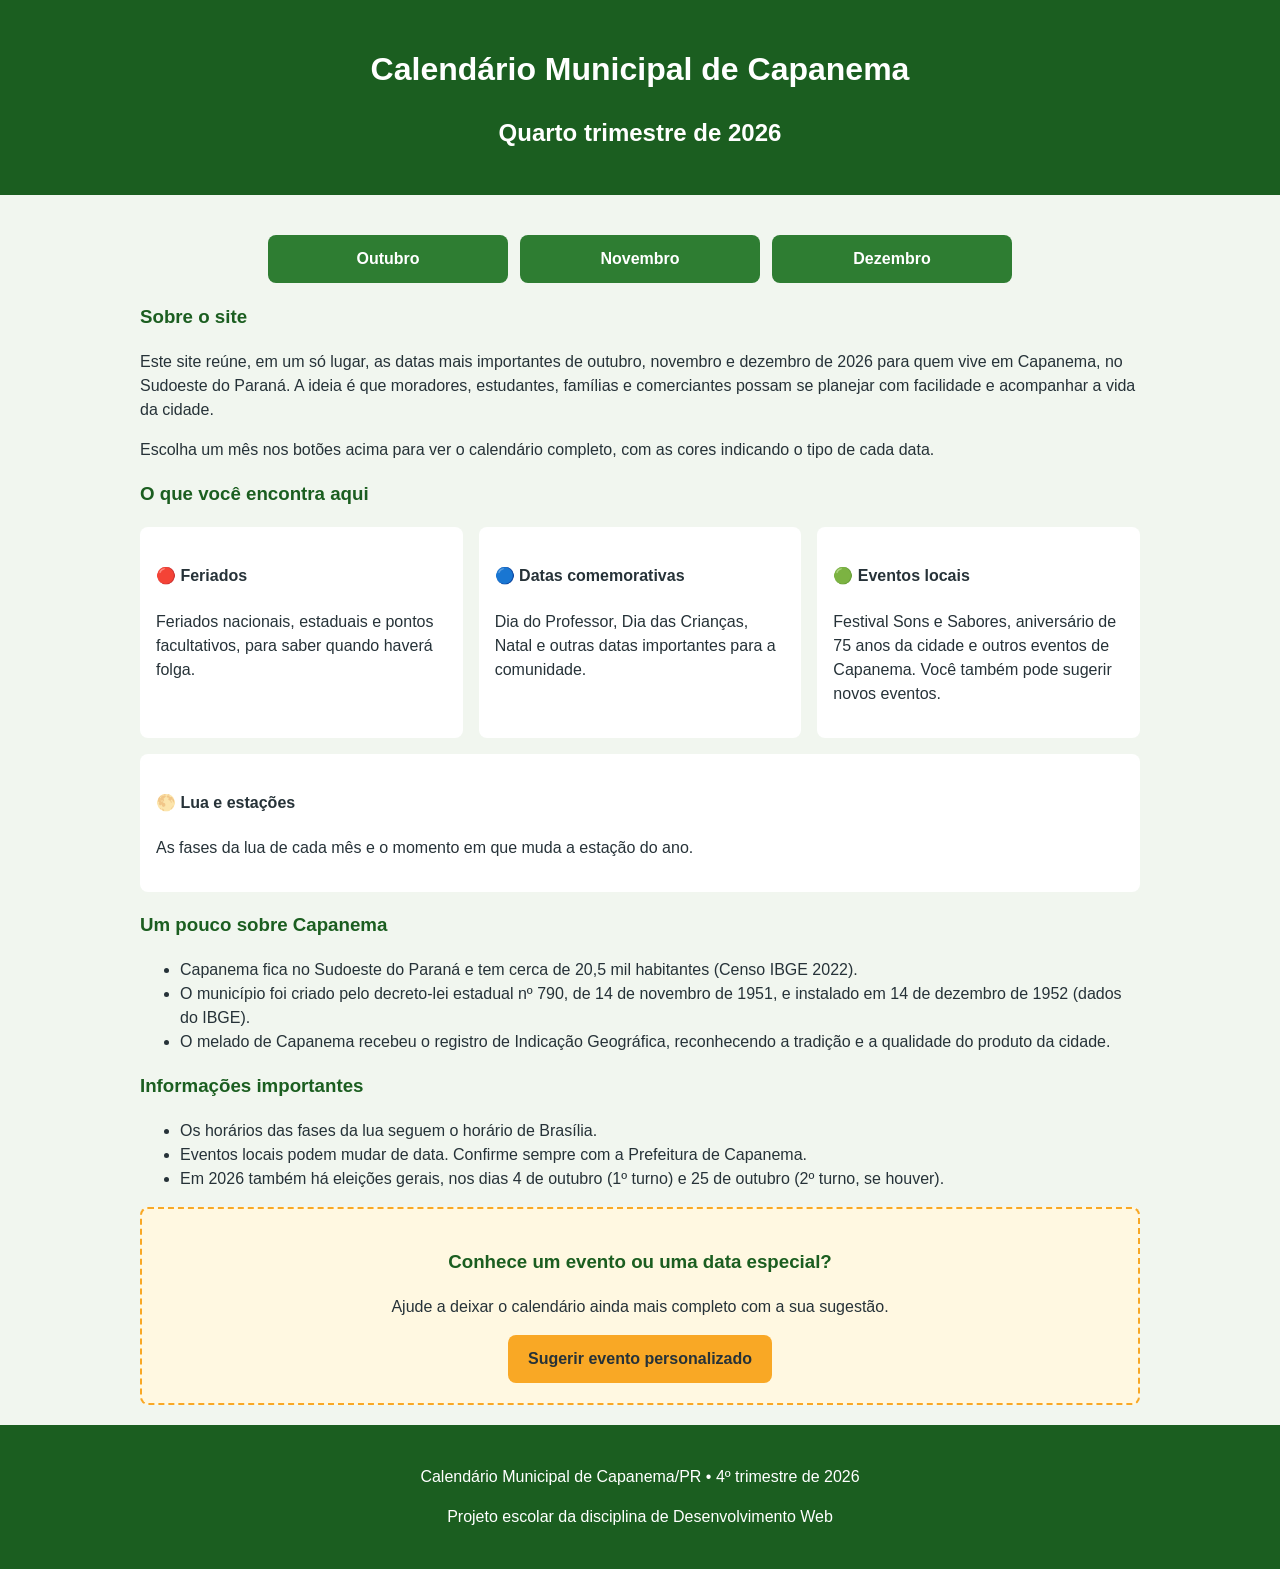
<file: index.html>
<!DOCTYPE html>
<html lang="pt-BR">
<head>
  <meta charset="UTF-8">
  <meta name="viewport" content="width=device-width, initial-scale=1.0">
  <meta name="description" content="Calendário do quarto trimestre de 2026 de Capanema/PR, com feriados, datas comemorativas, eventos locais, fases da lua e estações do ano.">
  <title>Calendário Municipal de Capanema | 4º trimestre de 2026</title>
  <link rel="stylesheet" href="style.css">
</head>
<body>

  <header>
    <h1>Calendário Municipal de Capanema</h1>
    <h2>Quarto trimestre de 2026</h2>
  </header>

  <main>

    <!-- Botões dos três meses (na mesma linha) -->
    <nav class="meses" aria-label="Meses do trimestre">
      <a class="botao" href="outubro.html">Outubro</a>
      <a class="botao" href="novembro.html">Novembro</a>
      <a class="botao" href="dezembro.html">Dezembro</a>
    </nav>

    <section>
      <h3>Sobre o site</h3>
      <p>
        Este site reúne, em um só lugar, as datas mais importantes de outubro, novembro e dezembro de 2026
        para quem vive em Capanema, no Sudoeste do Paraná. A ideia é que moradores, estudantes, famílias e
        comerciantes possam se planejar com facilidade e acompanhar a vida da cidade.
      </p>
      <p>
        Escolha um mês nos botões acima para ver o calendário completo, com as cores indicando o tipo de cada data.
      </p>
    </section>

    <section>
      <h3>O que você encontra aqui</h3>
      <div class="cartoes">
        <article class="cartao">
          <h4>🔴 Feriados</h4>
          <p>Feriados nacionais, estaduais e pontos facultativos, para saber quando haverá folga.</p>
        </article>
        <article class="cartao">
          <h4>🔵 Datas comemorativas</h4>
          <p>Dia do Professor, Dia das Crianças, Natal e outras datas importantes para a comunidade.</p>
        </article>
        <article class="cartao">
          <h4>🟢 Eventos locais</h4>
          <p>Festival Sons e Sabores, aniversário de 75 anos da cidade e outros eventos de Capanema. Você também pode sugerir novos eventos.</p>
        </article>
        <article class="cartao">
          <h4>🌕 Lua e estações</h4>
          <p>As fases da lua de cada mês e o momento em que muda a estação do ano.</p>
        </article>
      </div>
    </section>

    <section>
      <h3>Um pouco sobre Capanema</h3>
      <ul>
        <li>Capanema fica no Sudoeste do Paraná e tem cerca de 20,5 mil habitantes (Censo IBGE 2022).</li>
        <li>O município foi criado pelo decreto-lei estadual nº 790, de 14 de novembro de 1951, e instalado em 14 de dezembro de 1952 (dados do IBGE).</li>
        <li>O melado de Capanema recebeu o registro de Indicação Geográfica, reconhecendo a tradição e a qualidade do produto da cidade.</li>
      </ul>
    </section>

    <section>
      <h3>Informações importantes</h3>
      <ul>
        <li>Os horários das fases da lua seguem o horário de Brasília.</li>
        <li>Eventos locais podem mudar de data. Confirme sempre com a Prefeitura de Capanema.</li>
        <li>Em 2026 também há eleições gerais, nos dias 4 de outubro (1º turno) e 25 de outubro (2º turno, se houver).</li>
      </ul>
    </section>

    <!-- Botão do evento personalizado, logo antes do footer -->
    <section class="chamada">
      <h3>Conhece um evento ou uma data especial?</h3>
      <p>Ajude a deixar o calendário ainda mais completo com a sua sugestão.</p>
      <a class="botao botao-destaque" href="sugestao.html">Sugerir evento personalizado</a>
    </section>

  </main>

  <footer>
    <p>Calendário Municipal de Capanema/PR &bull; 4º trimestre de 2026</p>
    <p>Projeto escolar da disciplina de Desenvolvimento Web</p>
  </footer>

</body>
</html>
</file>
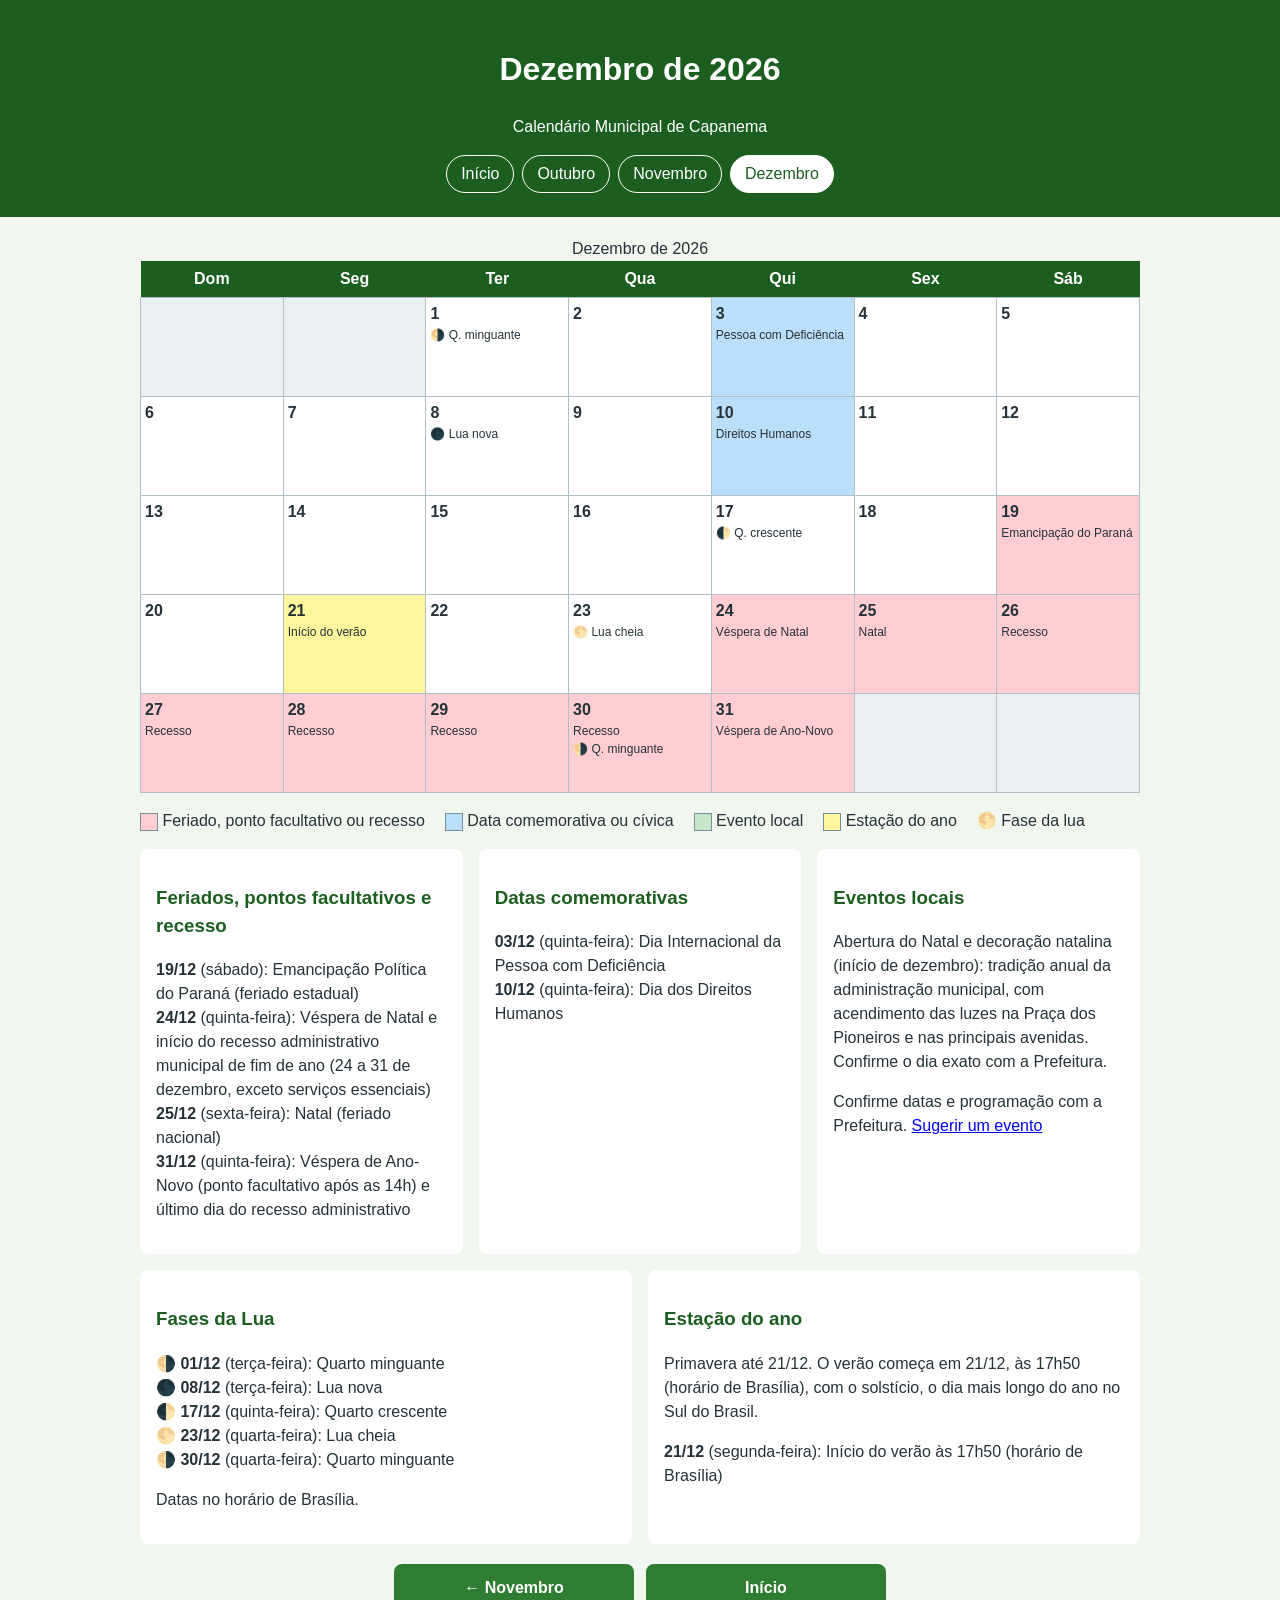
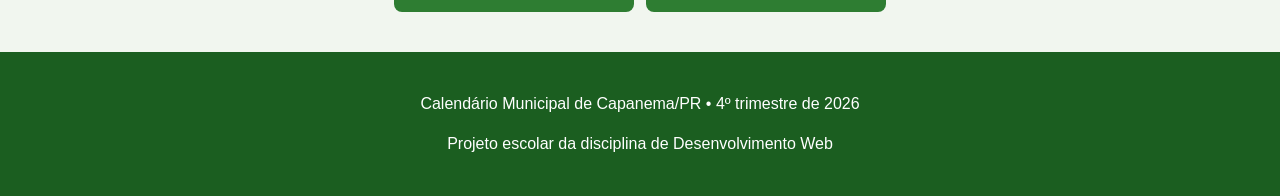
<file: dezembro.html>
<!DOCTYPE html>
<html lang="pt-BR">
<head>
  <meta charset="UTF-8">
  <meta name="viewport" content="width=device-width, initial-scale=1.0">
  <meta name="description" content="Calendário de dezembro de 2026 em Capanema/PR, com feriados, datas comemorativas, eventos locais, fases da lua e estação do ano.">
  <title>Dezembro de 2026 | Calendário Municipal de Capanema</title>
  <link rel="stylesheet" href="style.css">
</head>
<body>

  <header>
    <h1>Dezembro de 2026</h1>
    <p>Calendário Municipal de Capanema</p>
    <nav class="menu" aria-label="Menu principal">
      <a href="index.html">Início</a>
      <a href="outubro.html">Outubro</a>
      <a href="novembro.html">Novembro</a>
      <a href="dezembro.html" class="ativo">Dezembro</a>
    </nav>
  </header>

  <main>

    <section>
      <table>
        <caption>Dezembro de 2026</caption>
        <thead>
          <tr><th scope="col">Dom</th><th scope="col">Seg</th><th scope="col">Ter</th><th scope="col">Qua</th><th scope="col">Qui</th><th scope="col">Sex</th><th scope="col">Sáb</th></tr>
        </thead>
        <tbody>
        <tr>
          <td class="vazio"></td>
          <td class="vazio"></td>
          <td title="Quarto minguante">
            <span class="dia">1</span>
            <span class="lua">🌗<span class="texto"> Q. minguante</span></span>
          </td>
          <td>
            <span class="dia">2</span>
          </td>
          <td class="comemorativa" title="Dia Internacional da Pessoa com Deficiência">
            <span class="dia">3</span>
            <span class="info">Pessoa com Deficiência</span>
          </td>
          <td>
            <span class="dia">4</span>
          </td>
          <td>
            <span class="dia">5</span>
          </td>
        </tr>
        <tr>
          <td>
            <span class="dia">6</span>
          </td>
          <td>
            <span class="dia">7</span>
          </td>
          <td title="Lua nova">
            <span class="dia">8</span>
            <span class="lua">🌑<span class="texto"> Lua nova</span></span>
          </td>
          <td>
            <span class="dia">9</span>
          </td>
          <td class="comemorativa" title="Dia dos Direitos Humanos">
            <span class="dia">10</span>
            <span class="info">Direitos Humanos</span>
          </td>
          <td>
            <span class="dia">11</span>
          </td>
          <td>
            <span class="dia">12</span>
          </td>
        </tr>
        <tr>
          <td>
            <span class="dia">13</span>
          </td>
          <td>
            <span class="dia">14</span>
          </td>
          <td>
            <span class="dia">15</span>
          </td>
          <td>
            <span class="dia">16</span>
          </td>
          <td title="Quarto crescente">
            <span class="dia">17</span>
            <span class="lua">🌓<span class="texto"> Q. crescente</span></span>
          </td>
          <td>
            <span class="dia">18</span>
          </td>
          <td class="feriado" title="Emancipação Política do Paraná (feriado estadual)">
            <span class="dia">19</span>
            <span class="info">Emancipação do Paraná</span>
          </td>
        </tr>
        <tr>
          <td>
            <span class="dia">20</span>
          </td>
          <td class="estacao" title="Início do verão às 17h50 (horário de Brasília)">
            <span class="dia">21</span>
            <span class="info">Início do verão</span>
          </td>
          <td>
            <span class="dia">22</span>
          </td>
          <td title="Lua cheia">
            <span class="dia">23</span>
            <span class="lua">🌕<span class="texto"> Lua cheia</span></span>
          </td>
          <td class="feriado" title="Véspera de Natal e início do recesso administrativo municipal de fim de ano (24 a 31 de dezembro, exceto serviços essenciais)">
            <span class="dia">24</span>
            <span class="info">Véspera de Natal</span>
          </td>
          <td class="feriado" title="Natal (feriado nacional)">
            <span class="dia">25</span>
            <span class="info">Natal</span>
          </td>
          <td class="feriado" title="Recesso">
            <span class="dia">26</span>
            <span class="info">Recesso</span>
          </td>
        </tr>
        <tr>
          <td class="feriado" title="Recesso">
            <span class="dia">27</span>
            <span class="info">Recesso</span>
          </td>
          <td class="feriado" title="Recesso">
            <span class="dia">28</span>
            <span class="info">Recesso</span>
          </td>
          <td class="feriado" title="Recesso">
            <span class="dia">29</span>
            <span class="info">Recesso</span>
          </td>
          <td class="feriado" title="Recesso | Quarto minguante">
            <span class="dia">30</span>
            <span class="info">Recesso</span>
            <span class="lua">🌗<span class="texto"> Q. minguante</span></span>
          </td>
          <td class="feriado" title="Véspera de Ano-Novo (ponto facultativo após as 14h) e último dia do recesso administrativo">
            <span class="dia">31</span>
            <span class="info">Véspera de Ano-Novo</span>
          </td>
          <td class="vazio"></td>
          <td class="vazio"></td>
        </tr>
        </tbody>
      </table>

      <ul class="legenda">
        <li><span class="cor feriado"></span> Feriado, ponto facultativo ou recesso</li>
        <li><span class="cor comemorativa"></span> Data comemorativa ou cívica</li>
        <li><span class="cor local"></span> Evento local</li>
        <li><span class="cor estacao"></span> Estação do ano</li>
        <li>🌕 Fase da lua</li>
      </ul>
    </section>

    <section class="blocos">

      <article class="cartao">
        <h3>Feriados, pontos facultativos e recesso</h3>
        <ul>
          <li><strong>19/12</strong> (sábado): Emancipação Política do Paraná (feriado estadual)</li>
          <li><strong>24/12</strong> (quinta-feira): Véspera de Natal e início do recesso administrativo municipal de fim de ano (24 a 31 de dezembro, exceto serviços essenciais)</li>
          <li><strong>25/12</strong> (sexta-feira): Natal (feriado nacional)</li>
          <li><strong>31/12</strong> (quinta-feira): Véspera de Ano-Novo (ponto facultativo após as 14h) e último dia do recesso administrativo</li>
        </ul>
      </article>

      <article class="cartao">
        <h3>Datas comemorativas</h3>
        <ul>
          <li><strong>03/12</strong> (quinta-feira): Dia Internacional da Pessoa com Deficiência</li>
          <li><strong>10/12</strong> (quinta-feira): Dia dos Direitos Humanos</li>
        </ul>
      </article>

      <article class="cartao">
        <h3>Eventos locais</h3>
        <p>Abertura do Natal e decoração natalina (início de dezembro): tradição anual da administração municipal, com acendimento das luzes na Praça dos Pioneiros e nas principais avenidas. Confirme o dia exato com a Prefeitura.</p>
        <p>Confirme datas e programação com a Prefeitura. <a href="sugestao.html">Sugerir um evento</a></p>
      </article>

      <article class="cartao">
        <h3>Fases da Lua</h3>
        <ul>
          <li>🌗 <strong>01/12</strong> (terça-feira): Quarto minguante</li>
          <li>🌑 <strong>08/12</strong> (terça-feira): Lua nova</li>
          <li>🌓 <strong>17/12</strong> (quinta-feira): Quarto crescente</li>
          <li>🌕 <strong>23/12</strong> (quarta-feira): Lua cheia</li>
          <li>🌗 <strong>30/12</strong> (quarta-feira): Quarto minguante</li>
        </ul>
        <p>Datas no horário de Brasília.</p>
      </article>

      <article class="cartao">
        <h3>Estação do ano</h3>
        <p>Primavera até 21/12. O verão começa em 21/12, às 17h50 (horário de Brasília), com o solstício, o dia mais longo do ano no Sul do Brasil.</p>
        <ul>
          <li><strong>21/12</strong> (segunda-feira): Início do verão às 17h50 (horário de Brasília)</li>
        </ul>
      </article>

    </section>

    <nav class="meses" aria-label="Navegação entre meses">
      <a class="botao" href="novembro.html">&larr; Novembro</a>
      <a class="botao" href="index.html">Início</a>
    </nav>

  </main>

  <footer>
    <p>Calendário Municipal de Capanema/PR &bull; 4º trimestre de 2026</p>
    <p>Projeto escolar da disciplina de Desenvolvimento Web</p>
  </footer>

</body>
</html>
</file>
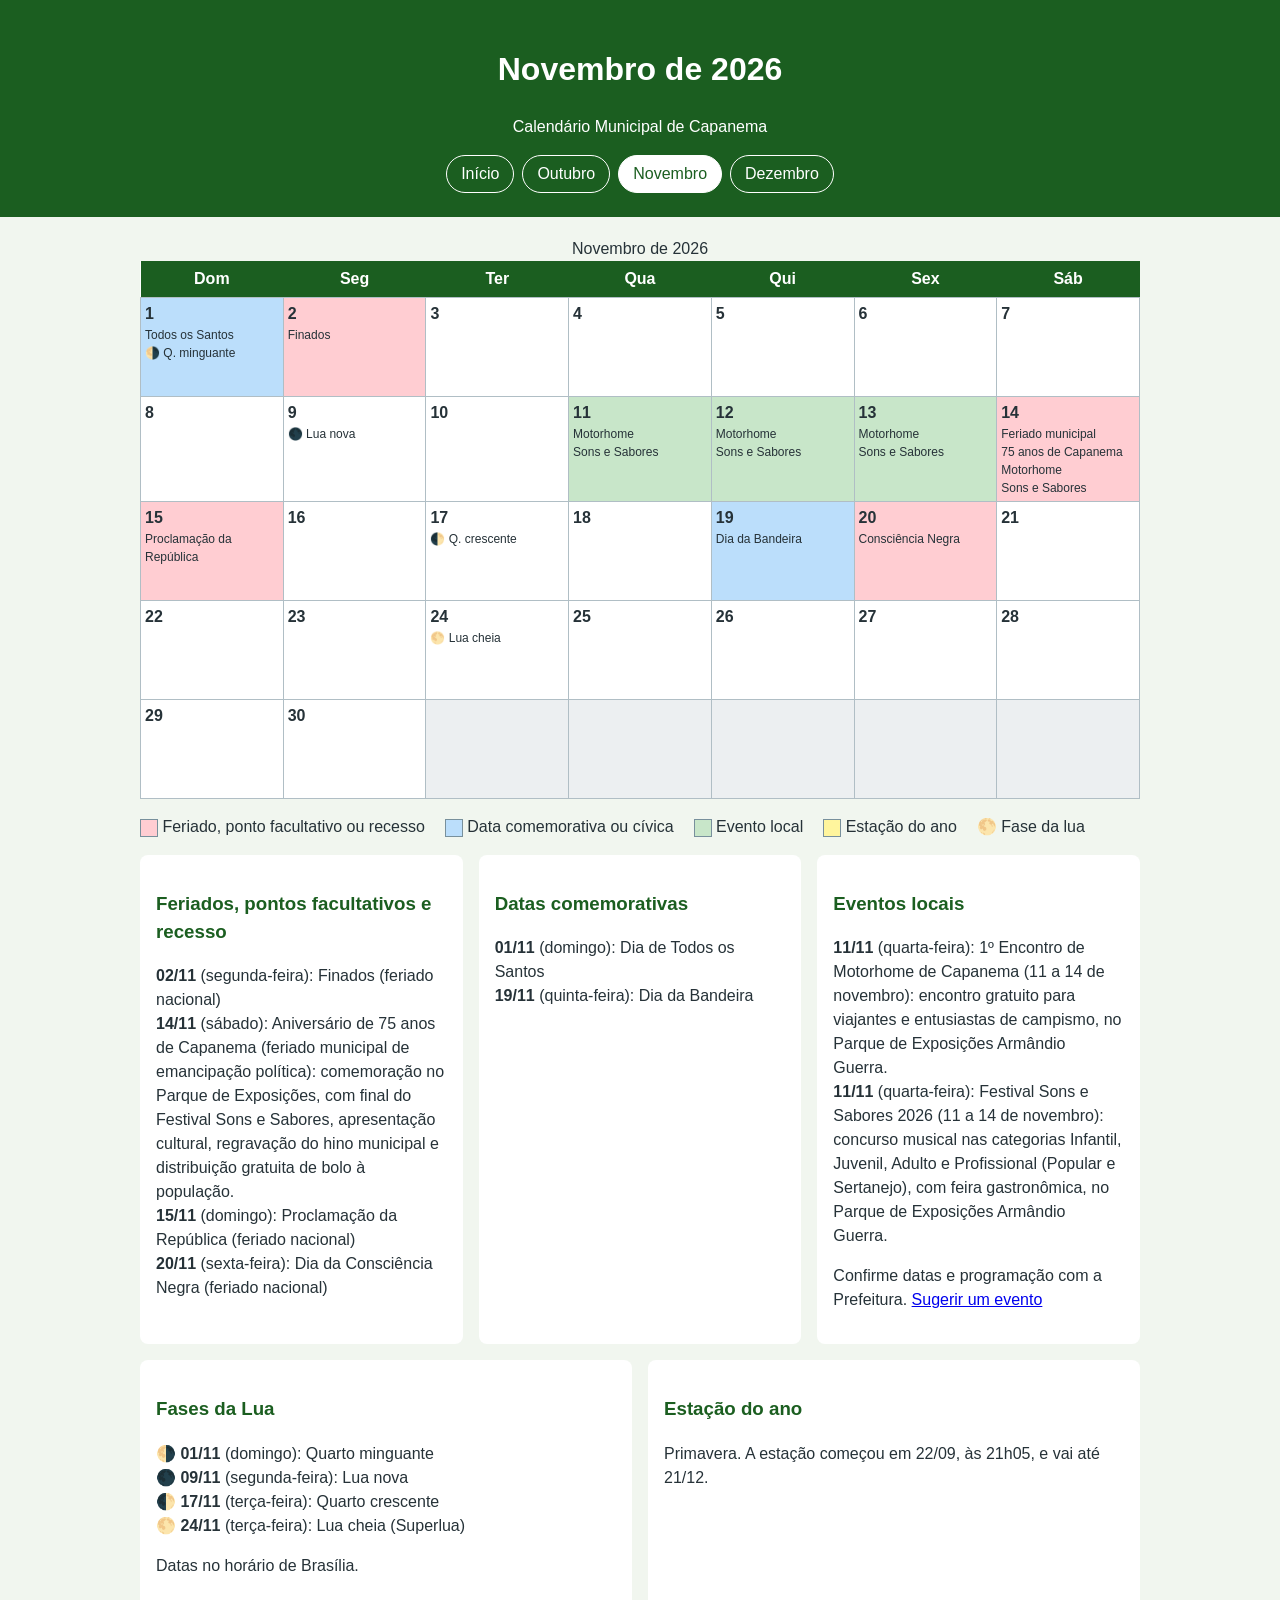
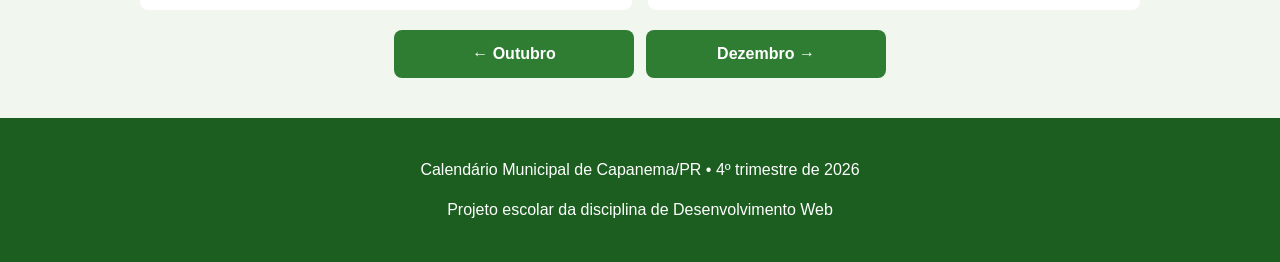
<file: novembro.html>
<!DOCTYPE html>
<html lang="pt-BR">
<head>
  <meta charset="UTF-8">
  <meta name="viewport" content="width=device-width, initial-scale=1.0">
  <meta name="description" content="Calendário de novembro de 2026 em Capanema/PR, com feriados, datas comemorativas, eventos locais, fases da lua e estação do ano.">
  <title>Novembro de 2026 | Calendário Municipal de Capanema</title>
  <link rel="stylesheet" href="style.css">
</head>
<body>

  <header>
    <h1>Novembro de 2026</h1>
    <p>Calendário Municipal de Capanema</p>
    <nav class="menu" aria-label="Menu principal">
      <a href="index.html">Início</a>
      <a href="outubro.html">Outubro</a>
      <a href="novembro.html" class="ativo">Novembro</a>
      <a href="dezembro.html">Dezembro</a>
    </nav>
  </header>

  <main>

    <section>
      <table>
        <caption>Novembro de 2026</caption>
        <thead>
          <tr><th scope="col">Dom</th><th scope="col">Seg</th><th scope="col">Ter</th><th scope="col">Qua</th><th scope="col">Qui</th><th scope="col">Sex</th><th scope="col">Sáb</th></tr>
        </thead>
        <tbody>
        <tr>
          <td class="comemorativa" title="Dia de Todos os Santos | Quarto minguante">
            <span class="dia">1</span>
            <span class="info">Todos os Santos</span>
            <span class="lua">🌗<span class="texto"> Q. minguante</span></span>
          </td>
          <td class="feriado" title="Finados (feriado nacional)">
            <span class="dia">2</span>
            <span class="info">Finados</span>
          </td>
          <td>
            <span class="dia">3</span>
          </td>
          <td>
            <span class="dia">4</span>
          </td>
          <td>
            <span class="dia">5</span>
          </td>
          <td>
            <span class="dia">6</span>
          </td>
          <td>
            <span class="dia">7</span>
          </td>
        </tr>
        <tr>
          <td>
            <span class="dia">8</span>
          </td>
          <td title="Lua nova">
            <span class="dia">9</span>
            <span class="lua">🌑<span class="texto"> Lua nova</span></span>
          </td>
          <td>
            <span class="dia">10</span>
          </td>
          <td class="local" title="1º Encontro de Motorhome de Capanema (11 a 14 de novembro): encontro gratuito para viajantes e entusiastas de campismo, no Parque de Exposições Armândio Guerra. | Festival Sons e Sabores 2026 (11 a 14 de novembro): concurso musical nas categorias Infantil, Juvenil, Adulto e Profissional (Popular e Sertanejo), com feira gastronômica, no Parque de Exposições Armândio Guerra.">
            <span class="dia">11</span>
            <span class="info">Motorhome</span>
            <span class="info">Sons e Sabores</span>
          </td>
          <td class="local" title="Motorhome | Sons e Sabores">
            <span class="dia">12</span>
            <span class="info">Motorhome</span>
            <span class="info">Sons e Sabores</span>
          </td>
          <td class="local" title="Motorhome | Sons e Sabores">
            <span class="dia">13</span>
            <span class="info">Motorhome</span>
            <span class="info">Sons e Sabores</span>
          </td>
          <td class="feriado" title="Aniversário de 75 anos de Capanema (feriado municipal de emancipação política): comemoração no Parque de Exposições, com final do Festival Sons e Sabores, apresentação cultural, regravação do hino municipal e distribuição gratuita de bolo à população. | 75 anos de Capanema | Motorhome | Sons e Sabores">
            <span class="dia">14</span>
            <span class="info">Feriado municipal</span>
            <span class="info">75 anos de Capanema</span>
            <span class="info">Motorhome</span>
            <span class="info">Sons e Sabores</span>
          </td>
        </tr>
        <tr>
          <td class="feriado" title="Proclamação da República (feriado nacional)">
            <span class="dia">15</span>
            <span class="info">Proclamação da República</span>
          </td>
          <td>
            <span class="dia">16</span>
          </td>
          <td title="Quarto crescente">
            <span class="dia">17</span>
            <span class="lua">🌓<span class="texto"> Q. crescente</span></span>
          </td>
          <td>
            <span class="dia">18</span>
          </td>
          <td class="comemorativa" title="Dia da Bandeira">
            <span class="dia">19</span>
            <span class="info">Dia da Bandeira</span>
          </td>
          <td class="feriado" title="Dia da Consciência Negra (feriado nacional)">
            <span class="dia">20</span>
            <span class="info">Consciência Negra</span>
          </td>
          <td>
            <span class="dia">21</span>
          </td>
        </tr>
        <tr>
          <td>
            <span class="dia">22</span>
          </td>
          <td>
            <span class="dia">23</span>
          </td>
          <td title="Lua cheia (Superlua)">
            <span class="dia">24</span>
            <span class="lua">🌕<span class="texto"> Lua cheia</span></span>
          </td>
          <td>
            <span class="dia">25</span>
          </td>
          <td>
            <span class="dia">26</span>
          </td>
          <td>
            <span class="dia">27</span>
          </td>
          <td>
            <span class="dia">28</span>
          </td>
        </tr>
        <tr>
          <td>
            <span class="dia">29</span>
          </td>
          <td>
            <span class="dia">30</span>
          </td>
          <td class="vazio"></td>
          <td class="vazio"></td>
          <td class="vazio"></td>
          <td class="vazio"></td>
          <td class="vazio"></td>
        </tr>
        </tbody>
      </table>

      <ul class="legenda">
        <li><span class="cor feriado"></span> Feriado, ponto facultativo ou recesso</li>
        <li><span class="cor comemorativa"></span> Data comemorativa ou cívica</li>
        <li><span class="cor local"></span> Evento local</li>
        <li><span class="cor estacao"></span> Estação do ano</li>
        <li>🌕 Fase da lua</li>
      </ul>
    </section>

    <section class="blocos">

      <article class="cartao">
        <h3>Feriados, pontos facultativos e recesso</h3>
        <ul>
          <li><strong>02/11</strong> (segunda-feira): Finados (feriado nacional)</li>
          <li><strong>14/11</strong> (sábado): Aniversário de 75 anos de Capanema (feriado municipal de emancipação política): comemoração no Parque de Exposições, com final do Festival Sons e Sabores, apresentação cultural, regravação do hino municipal e distribuição gratuita de bolo à população.</li>
          <li><strong>15/11</strong> (domingo): Proclamação da República (feriado nacional)</li>
          <li><strong>20/11</strong> (sexta-feira): Dia da Consciência Negra (feriado nacional)</li>
        </ul>
      </article>

      <article class="cartao">
        <h3>Datas comemorativas</h3>
        <ul>
          <li><strong>01/11</strong> (domingo): Dia de Todos os Santos</li>
          <li><strong>19/11</strong> (quinta-feira): Dia da Bandeira</li>
        </ul>
      </article>

      <article class="cartao">
        <h3>Eventos locais</h3>
        <ul>
          <li><strong>11/11</strong> (quarta-feira): 1º Encontro de Motorhome de Capanema (11 a 14 de novembro): encontro gratuito para viajantes e entusiastas de campismo, no Parque de Exposições Armândio Guerra.</li>
          <li><strong>11/11</strong> (quarta-feira): Festival Sons e Sabores 2026 (11 a 14 de novembro): concurso musical nas categorias Infantil, Juvenil, Adulto e Profissional (Popular e Sertanejo), com feira gastronômica, no Parque de Exposições Armândio Guerra.</li>
        </ul>
        <p>Confirme datas e programação com a Prefeitura. <a href="sugestao.html">Sugerir um evento</a></p>
      </article>

      <article class="cartao">
        <h3>Fases da Lua</h3>
        <ul>
          <li>🌗 <strong>01/11</strong> (domingo): Quarto minguante</li>
          <li>🌑 <strong>09/11</strong> (segunda-feira): Lua nova</li>
          <li>🌓 <strong>17/11</strong> (terça-feira): Quarto crescente</li>
          <li>🌕 <strong>24/11</strong> (terça-feira): Lua cheia (Superlua)</li>
        </ul>
        <p>Datas no horário de Brasília.</p>
      </article>

      <article class="cartao">
        <h3>Estação do ano</h3>
        <p>Primavera. A estação começou em 22/09, às 21h05, e vai até 21/12.</p>
        
      </article>

    </section>

    <nav class="meses" aria-label="Navegação entre meses">
      <a class="botao" href="outubro.html">&larr; Outubro</a>
      <a class="botao" href="dezembro.html">Dezembro &rarr;</a>
    </nav>

  </main>

  <footer>
    <p>Calendário Municipal de Capanema/PR &bull; 4º trimestre de 2026</p>
    <p>Projeto escolar da disciplina de Desenvolvimento Web</p>
  </footer>

</body>
</html>
</file>
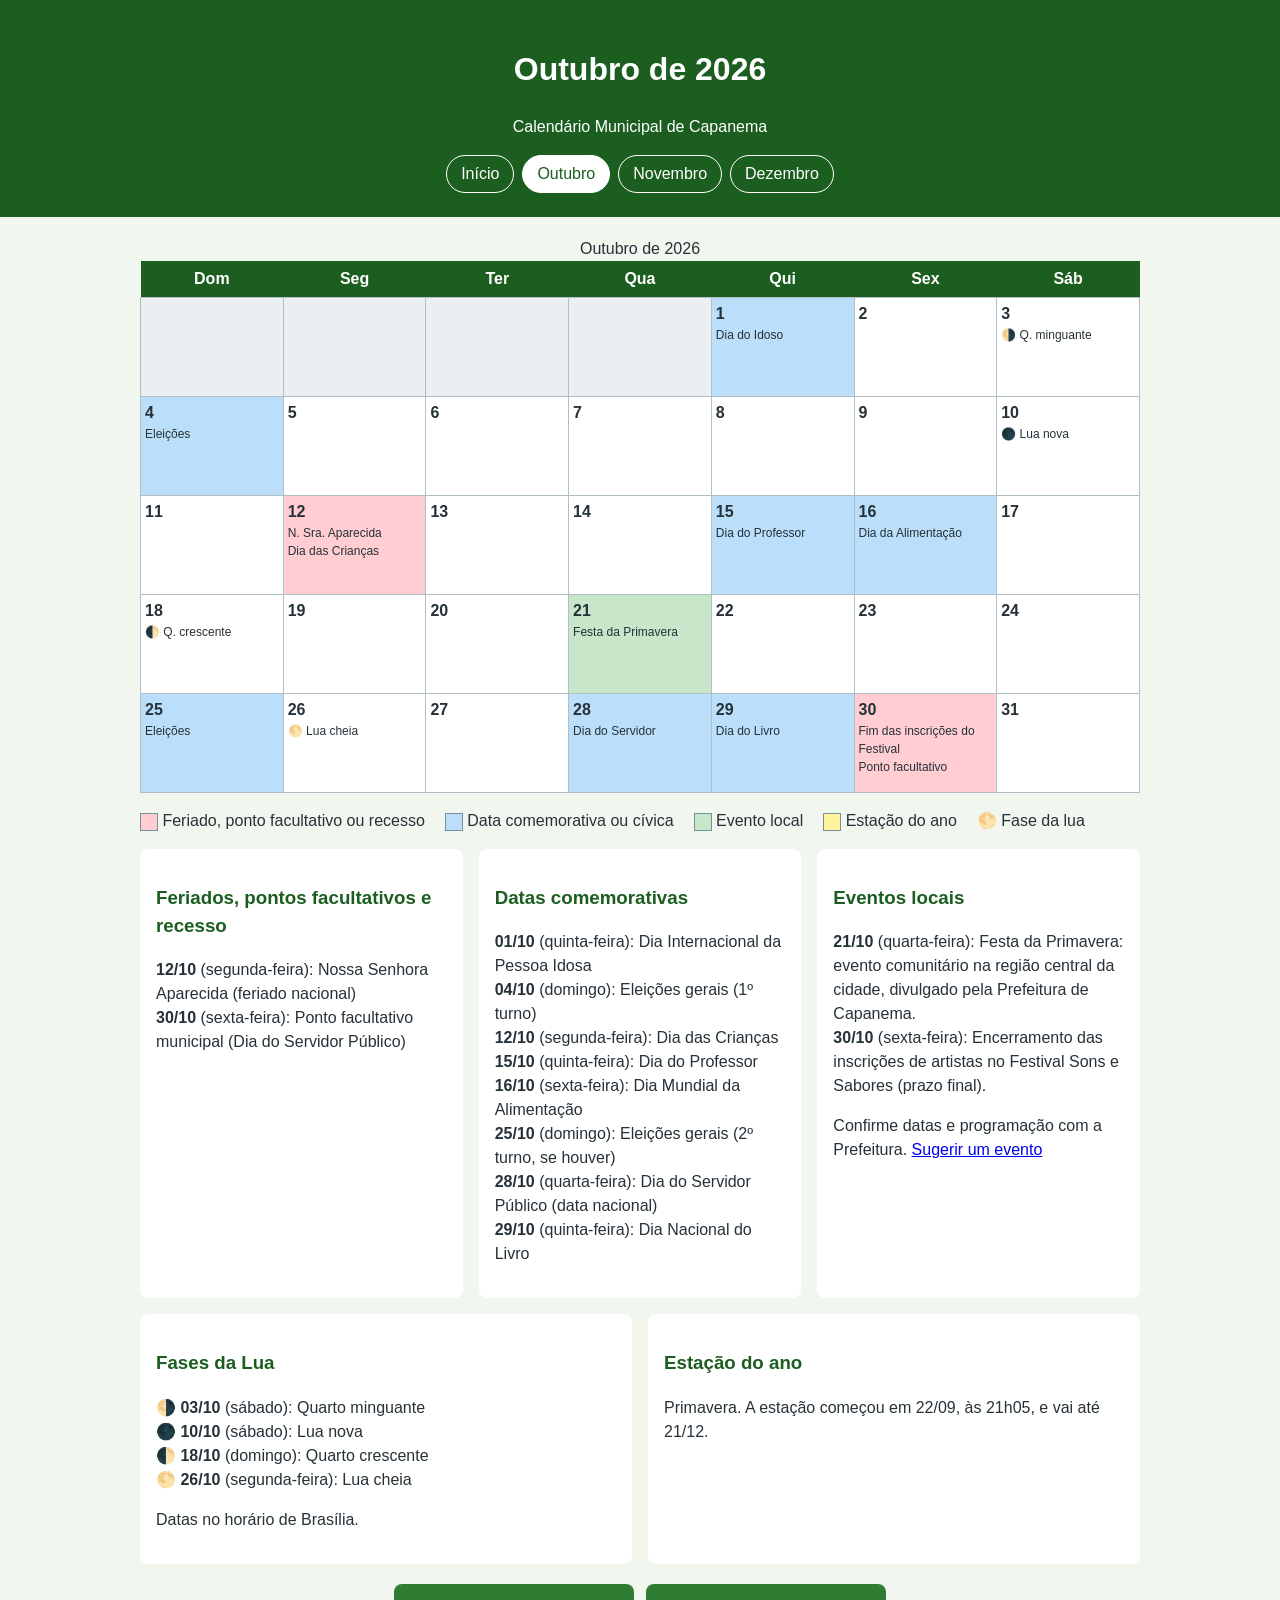
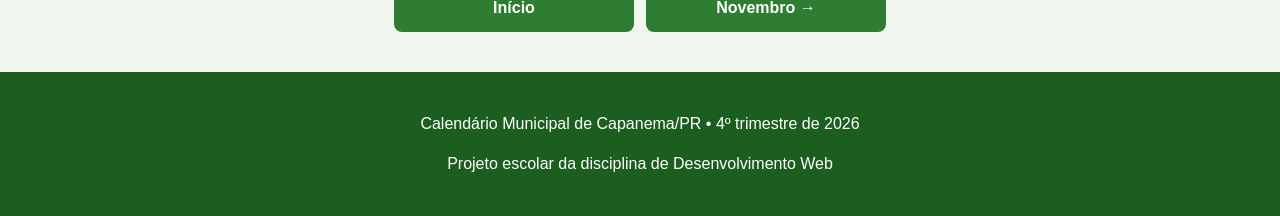
<file: outubro.html>
<!DOCTYPE html>
<html lang="pt-BR">
<head>
  <meta charset="UTF-8">
  <meta name="viewport" content="width=device-width, initial-scale=1.0">
  <meta name="description" content="Calendário de outubro de 2026 em Capanema/PR, com feriados, datas comemorativas, eventos locais, fases da lua e estação do ano.">
  <title>Outubro de 2026 | Calendário Municipal de Capanema</title>
  <link rel="stylesheet" href="style.css">
</head>
<body>

  <header>
    <h1>Outubro de 2026</h1>
    <p>Calendário Municipal de Capanema</p>
    <nav class="menu" aria-label="Menu principal">
      <a href="index.html">Início</a>
      <a href="outubro.html" class="ativo">Outubro</a>
      <a href="novembro.html">Novembro</a>
      <a href="dezembro.html">Dezembro</a>
    </nav>
  </header>

  <main>

    <section>
      <table>
        <caption>Outubro de 2026</caption>
        <thead>
          <tr><th scope="col">Dom</th><th scope="col">Seg</th><th scope="col">Ter</th><th scope="col">Qua</th><th scope="col">Qui</th><th scope="col">Sex</th><th scope="col">Sáb</th></tr>
        </thead>
        <tbody>
        <tr>
          <td class="vazio"></td>
          <td class="vazio"></td>
          <td class="vazio"></td>
          <td class="vazio"></td>
          <td class="comemorativa" title="Dia Internacional da Pessoa Idosa">
            <span class="dia">1</span>
            <span class="info">Dia do Idoso</span>
          </td>
          <td>
            <span class="dia">2</span>
          </td>
          <td title="Quarto minguante">
            <span class="dia">3</span>
            <span class="lua">🌗<span class="texto"> Q. minguante</span></span>
          </td>
        </tr>
        <tr>
          <td class="comemorativa" title="Eleições gerais (1º turno)">
            <span class="dia">4</span>
            <span class="info">Eleições</span>
          </td>
          <td>
            <span class="dia">5</span>
          </td>
          <td>
            <span class="dia">6</span>
          </td>
          <td>
            <span class="dia">7</span>
          </td>
          <td>
            <span class="dia">8</span>
          </td>
          <td>
            <span class="dia">9</span>
          </td>
          <td title="Lua nova">
            <span class="dia">10</span>
            <span class="lua">🌑<span class="texto"> Lua nova</span></span>
          </td>
        </tr>
        <tr>
          <td>
            <span class="dia">11</span>
          </td>
          <td class="feriado" title="Nossa Senhora Aparecida (feriado nacional) | Dia das Crianças">
            <span class="dia">12</span>
            <span class="info">N. Sra. Aparecida</span>
            <span class="info">Dia das Crianças</span>
          </td>
          <td>
            <span class="dia">13</span>
          </td>
          <td>
            <span class="dia">14</span>
          </td>
          <td class="comemorativa" title="Dia do Professor">
            <span class="dia">15</span>
            <span class="info">Dia do Professor</span>
          </td>
          <td class="comemorativa" title="Dia Mundial da Alimentação">
            <span class="dia">16</span>
            <span class="info">Dia da Alimentação</span>
          </td>
          <td>
            <span class="dia">17</span>
          </td>
        </tr>
        <tr>
          <td title="Quarto crescente">
            <span class="dia">18</span>
            <span class="lua">🌓<span class="texto"> Q. crescente</span></span>
          </td>
          <td>
            <span class="dia">19</span>
          </td>
          <td>
            <span class="dia">20</span>
          </td>
          <td class="local" title="Festa da Primavera: evento comunitário na região central da cidade, divulgado pela Prefeitura de Capanema.">
            <span class="dia">21</span>
            <span class="info">Festa da Primavera</span>
          </td>
          <td>
            <span class="dia">22</span>
          </td>
          <td>
            <span class="dia">23</span>
          </td>
          <td>
            <span class="dia">24</span>
          </td>
        </tr>
        <tr>
          <td class="comemorativa" title="Eleições gerais (2º turno, se houver)">
            <span class="dia">25</span>
            <span class="info">Eleições</span>
          </td>
          <td title="Lua cheia">
            <span class="dia">26</span>
            <span class="lua">🌕<span class="texto"> Lua cheia</span></span>
          </td>
          <td>
            <span class="dia">27</span>
          </td>
          <td class="comemorativa" title="Dia do Servidor Público (data nacional)">
            <span class="dia">28</span>
            <span class="info">Dia do Servidor</span>
          </td>
          <td class="comemorativa" title="Dia Nacional do Livro">
            <span class="dia">29</span>
            <span class="info">Dia do Livro</span>
          </td>
          <td class="feriado" title="Encerramento das inscrições de artistas no Festival Sons e Sabores (prazo final). | Ponto facultativo municipal (Dia do Servidor Público)">
            <span class="dia">30</span>
            <span class="info">Fim das inscrições do Festival</span>
            <span class="info">Ponto facultativo</span>
          </td>
          <td>
            <span class="dia">31</span>
          </td>
        </tr>
        </tbody>
      </table>

      <ul class="legenda">
        <li><span class="cor feriado"></span> Feriado, ponto facultativo ou recesso</li>
        <li><span class="cor comemorativa"></span> Data comemorativa ou cívica</li>
        <li><span class="cor local"></span> Evento local</li>
        <li><span class="cor estacao"></span> Estação do ano</li>
        <li>🌕 Fase da lua</li>
      </ul>
    </section>

    <section class="blocos">

      <article class="cartao">
        <h3>Feriados, pontos facultativos e recesso</h3>
        <ul>
          <li><strong>12/10</strong> (segunda-feira): Nossa Senhora Aparecida (feriado nacional)</li>
          <li><strong>30/10</strong> (sexta-feira): Ponto facultativo municipal (Dia do Servidor Público)</li>
        </ul>
      </article>

      <article class="cartao">
        <h3>Datas comemorativas</h3>
        <ul>
          <li><strong>01/10</strong> (quinta-feira): Dia Internacional da Pessoa Idosa</li>
          <li><strong>04/10</strong> (domingo): Eleições gerais (1º turno)</li>
          <li><strong>12/10</strong> (segunda-feira): Dia das Crianças</li>
          <li><strong>15/10</strong> (quinta-feira): Dia do Professor</li>
          <li><strong>16/10</strong> (sexta-feira): Dia Mundial da Alimentação</li>
          <li><strong>25/10</strong> (domingo): Eleições gerais (2º turno, se houver)</li>
          <li><strong>28/10</strong> (quarta-feira): Dia do Servidor Público (data nacional)</li>
          <li><strong>29/10</strong> (quinta-feira): Dia Nacional do Livro</li>
        </ul>
      </article>

      <article class="cartao">
        <h3>Eventos locais</h3>
        <ul>
          <li><strong>21/10</strong> (quarta-feira): Festa da Primavera: evento comunitário na região central da cidade, divulgado pela Prefeitura de Capanema.</li>
          <li><strong>30/10</strong> (sexta-feira): Encerramento das inscrições de artistas no Festival Sons e Sabores (prazo final).</li>
        </ul>
        <p>Confirme datas e programação com a Prefeitura. <a href="sugestao.html">Sugerir um evento</a></p>
      </article>

      <article class="cartao">
        <h3>Fases da Lua</h3>
        <ul>
          <li>🌗 <strong>03/10</strong> (sábado): Quarto minguante</li>
          <li>🌑 <strong>10/10</strong> (sábado): Lua nova</li>
          <li>🌓 <strong>18/10</strong> (domingo): Quarto crescente</li>
          <li>🌕 <strong>26/10</strong> (segunda-feira): Lua cheia</li>
        </ul>
        <p>Datas no horário de Brasília.</p>
      </article>

      <article class="cartao">
        <h3>Estação do ano</h3>
        <p>Primavera. A estação começou em 22/09, às 21h05, e vai até 21/12.</p>
        
      </article>

    </section>

    <nav class="meses" aria-label="Navegação entre meses">
      <a class="botao" href="index.html">Início</a>
      <a class="botao" href="novembro.html">Novembro &rarr;</a>
    </nav>

  </main>

  <footer>
    <p>Calendário Municipal de Capanema/PR &bull; 4º trimestre de 2026</p>
    <p>Projeto escolar da disciplina de Desenvolvimento Web</p>
  </footer>

</body>
</html>
</file>
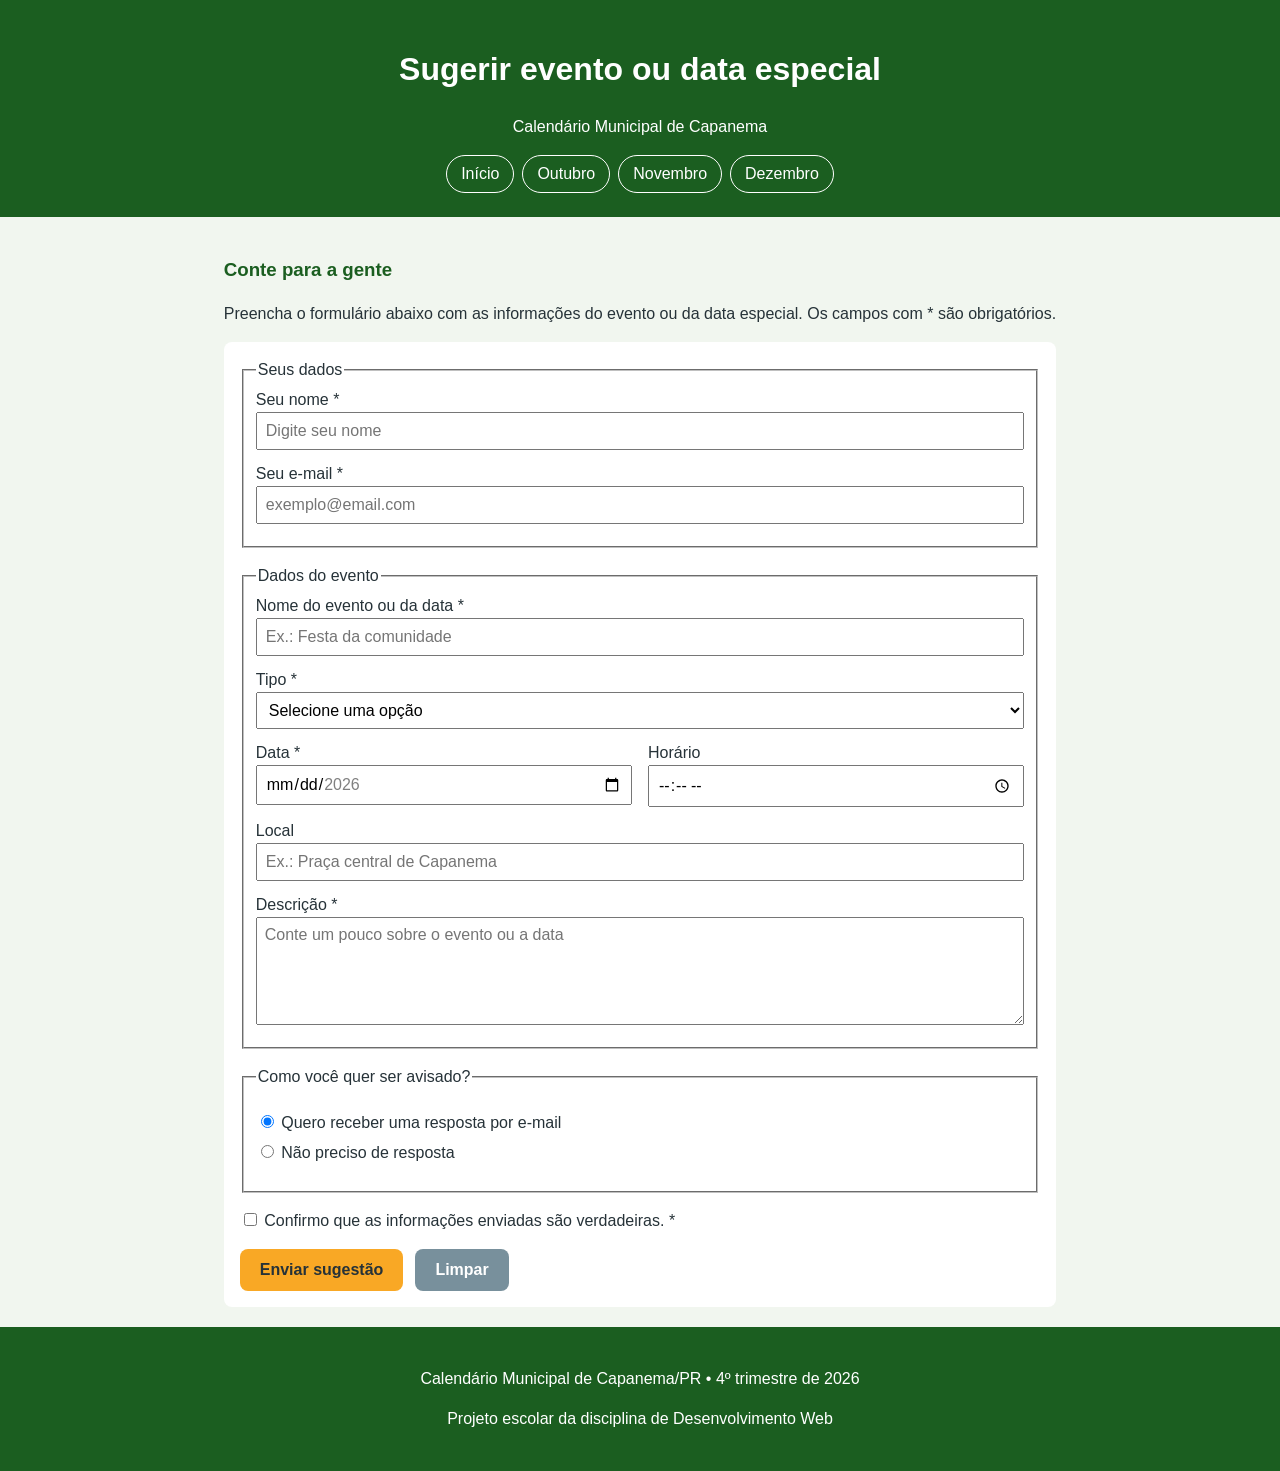
<file: sugestao.html>
<!DOCTYPE html>
<html lang="pt-BR">
<head>
  <meta charset="UTF-8">
  <meta name="viewport" content="width=device-width, initial-scale=1.0">
  <meta name="description" content="Sugira um evento ou data especial para o Calendário Municipal de Capanema.">
  <title>Sugerir evento | Calendário Municipal de Capanema</title>
  <link rel="stylesheet" href="style.css">
</head>
<body>

  <header>
    <h1>Sugerir evento ou data especial</h1>
    <p>Calendário Municipal de Capanema</p>
    <nav class="menu" aria-label="Menu principal">
      <a href="index.html">Início</a>
      <a href="outubro.html">Outubro</a>
      <a href="novembro.html">Novembro</a>
      <a href="dezembro.html">Dezembro</a>
    </nav>
  </header>

  <main>

    <section>
      <h3>Conte para a gente</h3>
      <p>
        Preencha o formulário abaixo com as informações do evento ou da data especial.
        Os campos com * são obrigatórios.
      </p>
    </section>

    <!-- Troque o e-mail abaixo pelo e-mail que vai receber as sugestões -->
    <form action="mailto:seuemail@exemplo.com" method="post" enctype="text/plain">

      <fieldset>
        <legend>Seus dados</legend>

        <div class="campo">
          <label for="nome">Seu nome *</label>
          <input type="text" id="nome" name="nome" placeholder="Digite seu nome" required>
        </div>

        <div class="campo">
          <label for="email">Seu e-mail *</label>
          <input type="email" id="email" name="email" placeholder="exemplo@email.com" required>
        </div>
      </fieldset>

      <fieldset>
        <legend>Dados do evento</legend>

        <div class="campo">
          <label for="evento">Nome do evento ou da data *</label>
          <input type="text" id="evento" name="evento" placeholder="Ex.: Festa da comunidade" required>
        </div>

        <div class="campo">
          <label for="tipo">Tipo *</label>
          <select id="tipo" name="tipo" required>
            <option value="">Selecione uma opção</option>
            <option value="evento-local">Evento local</option>
            <option value="data-comemorativa">Data comemorativa</option>
            <option value="feriado">Feriado</option>
            <option value="outro">Outro</option>
          </select>
        </div>

        <div class="linha">
          <div class="campo">
            <label for="data">Data *</label>
            <input type="date" id="data" name="data" min="2026-10-01" max="2026-12-31" required>
          </div>

          <div class="campo">
            <label for="horario">Horário</label>
            <input type="time" id="horario" name="horario">
          </div>
        </div>

        <div class="campo">
          <label for="local">Local</label>
          <input type="text" id="local" name="local" placeholder="Ex.: Praça central de Capanema">
        </div>

        <div class="campo">
          <label for="descricao">Descrição *</label>
          <textarea id="descricao" name="descricao" rows="5" placeholder="Conte um pouco sobre o evento ou a data" required></textarea>
        </div>
      </fieldset>

      <fieldset>
        <legend>Como você quer ser avisado?</legend>
        <p class="opcoes">
          <label><input type="radio" name="retorno" value="sim" checked> Quero receber uma resposta por e-mail</label>
          <label><input type="radio" name="retorno" value="nao"> Não preciso de resposta</label>
        </p>
      </fieldset>

      <div class="campo-check">
        <input type="checkbox" id="confirmo" name="confirmo" required>
        <label for="confirmo">Confirmo que as informações enviadas são verdadeiras. *</label>
      </div>

      <div class="botoes-form">
        <button type="submit" class="botao botao-destaque">Enviar sugestão</button>
        <button type="reset" class="botao botao-cinza">Limpar</button>
      </div>

    </form>

  </main>

  <footer>
    <p>Calendário Municipal de Capanema/PR &bull; 4º trimestre de 2026</p>
    <p>Projeto escolar da disciplina de Desenvolvimento Web</p>
  </footer>

</body>
</html>
</file>
<file: style.css>
body {
  font-family: Arial, sans-serif;
  background-color: #f1f6ef;
  color: #263238;
  line-height: 1.5;
  margin: 0;
  display: flex;
  flex-direction: column;
  min-height: 100vh;
}

h3 {
  color: #1b5e20;
}

header,
footer {
  background-color: #1b5e20;
  color: white;
  text-align: center;
  padding: 24px 16px;
}

.menu {
  display: flex;
  justify-content: center;
  flex-wrap: wrap;
  gap: 8px;
  margin-top: 16px;
}

.menu a {
  color: white;
  text-decoration: none;
  padding: 6px 14px;
  border: 1px solid white;
  border-radius: 20px;
}

.menu a.ativo {
  background-color: white;
  color: #1b5e20;
}

main {
  flex: 1;
  max-width: 1000px;
  margin: 0 auto;
  padding: 20px 16px;
}

.botao {
  display: inline-block;
  background-color: #2e7d32;
  color: white;
  text-decoration: none;
  font-size: 1rem;
  font-weight: bold;
  text-align: center;
  padding: 12px 20px;
  border: none;
  border-radius: 8px;
  cursor: pointer;
}

.botao-destaque {
  background-color: #f9a825;
  color: #263238;
}

.botao-cinza {
  background-color: #78909c;
}

.meses {
  display: flex;
  justify-content: center;
  gap: 12px;
  margin: 20px 0;
}

.meses .botao {
  flex: 1;
  max-width: 200px;
}

.cartoes,
.blocos {
  display: flex;
  flex-wrap: wrap;
  gap: 16px;
}

.cartao {
  flex: 1 1 250px;
  background-color: white;
  padding: 16px;
  border-radius: 8px;
}

.blocos ul {
  list-style: none;
  padding: 0;
}

.chamada {
  background-color: #fff8e1;
  border: 2px dashed #f9a825;
  border-radius: 8px;
  padding: 20px;
  text-align: center;
}

table {
  width: 100%;
  border-collapse: collapse;
  table-layout: fixed;
  background-color: white;
}

th {
  background-color: #1b5e20;
  color: white;
  padding: 6px;
}

td {
  border: 1px solid #b0bec5;
  height: 90px;
  padding: 4px;
  vertical-align: top;
}

.dia {
  display: block;
  font-weight: bold;
}

.info,
.lua {
  display: block;
  font-size: 0.75rem;
}

.vazio {
  background-color: #eceff1;
}

.feriado {
  background-color: #ffcdd2;
}

.comemorativa {
  background-color: #bbdefb;
}

.local {
  background-color: #c8e6c9;
}

.estacao {
  background-color: #fff59d;
}

.legenda {
  display: flex;
  flex-wrap: wrap;
  gap: 8px 20px;
  list-style: none;
  padding: 0;
}

.cor {
  display: inline-block;
  width: 16px;
  height: 16px;
  border: 1px solid #78909c;
  vertical-align: middle;
}

form {
  background-color: white;
  padding: 16px;
  border-radius: 8px;
}

fieldset {
  margin-bottom: 16px;
}

.campo {
  display: flex;
  flex-direction: column;
  flex: 1;
  margin-bottom: 12px;
}

.linha {
  display: flex;
  gap: 16px;
}

.opcoes {
  display: flex;
  flex-direction: column;
  gap: 6px;
}

.campo-check {
  margin-bottom: 16px;
}

.botoes-form {
  display: flex;
  gap: 12px;
}

input,
select,
textarea {
  font-family: inherit;
  font-size: 1rem;
  padding: 8px;
}

@media (max-width: 600px) {
  .meses {
    gap: 6px;
  }

  .meses .botao {
    font-size: 0.9rem;
    padding: 10px 4px;
  }

  .linha {
    flex-direction: column;
    gap: 0;
  }

  td {
    height: 50px;
    font-size: 0.9rem;
  }

  .info,
  .texto {
    display: none;
  }
}
</file>
